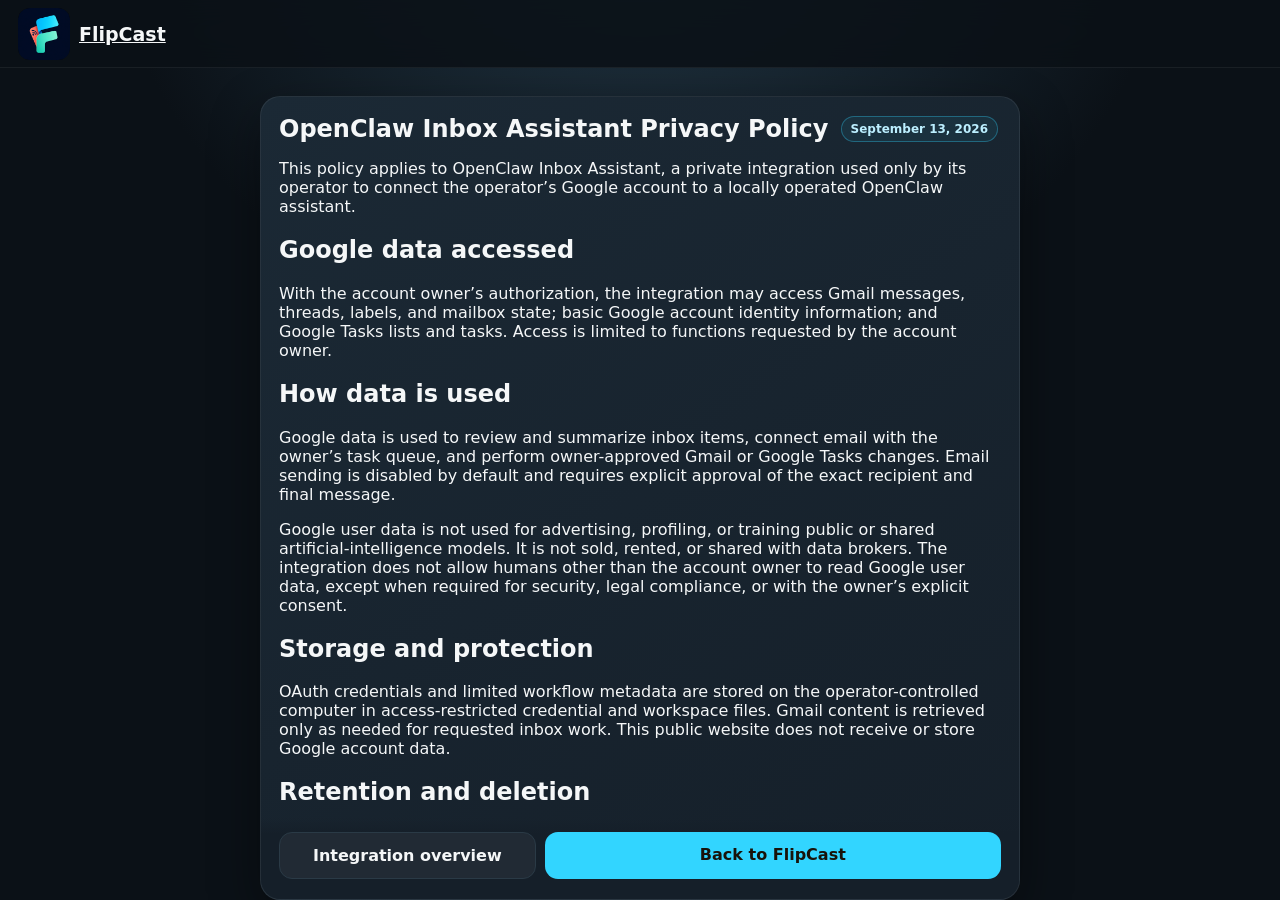
<file: openclaw-inbox-privacy.html>
<!doctype html>
<html lang="en">
<head>
  <meta charset="utf-8">
  <meta name="viewport" content="width=device-width,initial-scale=1,viewport-fit=cover">
  <meta name="theme-color" content="#071536">
  <meta name="description" content="Privacy policy for OpenClaw Inbox Assistant.">
  <title>OpenClaw Inbox Assistant Privacy Policy</title>
  <link rel="icon" href="icon-192.png?v=90" type="image/png">
  <link rel="stylesheet" href="styles.css?v=90">
  <link rel="stylesheet" href="ui-enhancements.css?v=90">
</head>
<body class="privacy-page">
  <header class="topbar">
    <a class="brand" href="./" aria-label="Back to FlipCast"><img class="brand-mark" src="icon-192.png?v=90" alt=""><span>FlipCast</span></a>
  </header>
  <main class="privacy-main">
    <section class="card privacy-card"><div class="privacy-scroll">
      <div class="privacy-heading"><h1>OpenClaw Inbox Assistant Privacy Policy</h1><span class="version-pill">September 13, 2026</span></div>
      <p>This policy applies to OpenClaw Inbox Assistant, a private integration used only by its operator to connect the operator’s Google account to a locally operated OpenClaw assistant.</p>
      <h2>Google data accessed</h2>
      <p>With the account owner’s authorization, the integration may access Gmail messages, threads, labels, and mailbox state; basic Google account identity information; and Google Tasks lists and tasks. Access is limited to functions requested by the account owner.</p>
      <h2>How data is used</h2>
      <p>Google data is used to review and summarize inbox items, connect email with the owner’s task queue, and perform owner-approved Gmail or Google Tasks changes. Email sending is disabled by default and requires explicit approval of the exact recipient and final message.</p>
      <p>Google user data is not used for advertising, profiling, or training public or shared artificial-intelligence models. It is not sold, rented, or shared with data brokers. The integration does not allow humans other than the account owner to read Google user data, except when required for security, legal compliance, or with the owner’s explicit consent.</p>
      <h2>Storage and protection</h2>
      <p>OAuth credentials and limited workflow metadata are stored on the operator-controlled computer in access-restricted credential and workspace files. Gmail content is retrieved only as needed for requested inbox work. This public website does not receive or store Google account data.</p>
      <h2>Retention and deletion</h2>
      <p>Workflow metadata is retained only as long as it remains useful to the owner and may be deleted from the local system at any time. Gmail and Google Tasks remain subject to Google’s own retention controls. The owner can delete or change those items in Google directly.</p>
      <h2>Sharing and transfers</h2>
      <p>Google user data is not transferred to third parties except to service providers necessary to operate the owner-requested assistant functions, under applicable privacy and security protections, or when legally required. Any use and transfer of information received from Google APIs will adhere to the <a href="https://developers.google.com/terms/api-services-user-data-policy" rel="noopener noreferrer">Google API Services User Data Policy</a>, including its Limited Use requirements.</p>
      <h2>Revoking access</h2>
      <p>The account owner can revoke the integration at any time from <a href="https://myaccount.google.com/connections" rel="noopener noreferrer">Google Account third-party connections</a>. Local credentials and retained workflow metadata can then be deleted from the operator-controlled computer.</p>
      <h2>Contact</h2>
      <p>Privacy questions or deletion requests may be sent to <a href="mailto:jml845@gmail.com">jml845@gmail.com</a>.</p>
    </div>
    <div class="privacy-actions"><a class="button ghost" href="openclaw-inbox.html">Integration overview</a><a class="button" href="./">Back to FlipCast</a></div>
    </section>
  </main>
</body>
</html>
</file>
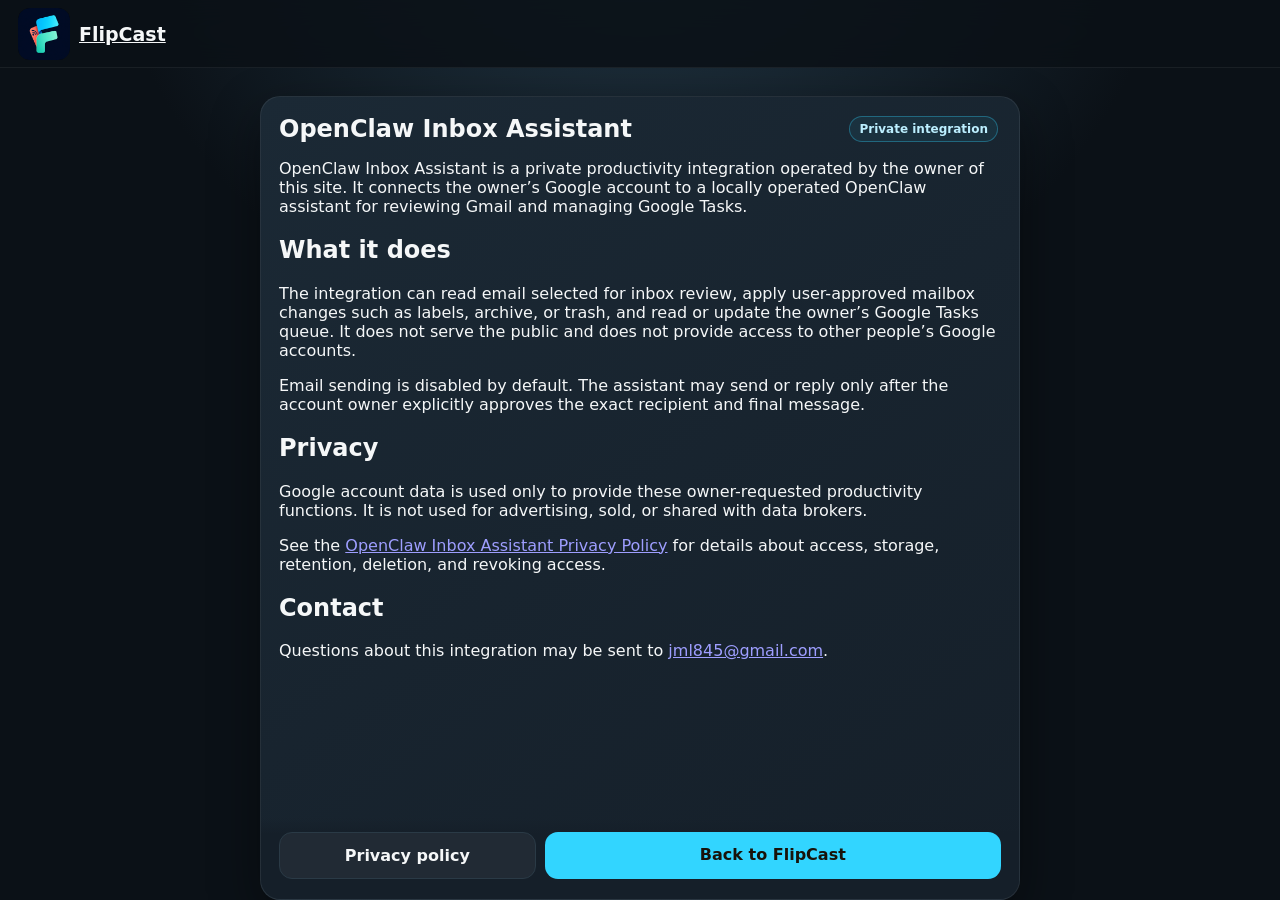
<file: openclaw-inbox.html>
<!doctype html>
<html lang="en">
<head>
  <meta charset="utf-8">
  <meta name="viewport" content="width=device-width,initial-scale=1,viewport-fit=cover">
  <meta name="theme-color" content="#071536">
  <meta name="description" content="Information about OpenClaw Inbox Assistant, a private Gmail and Google Tasks productivity integration.">
  <title>OpenClaw Inbox Assistant</title>
  <link rel="icon" href="icon-192.png?v=90" type="image/png">
  <link rel="stylesheet" href="styles.css?v=90">
  <link rel="stylesheet" href="ui-enhancements.css?v=90">
</head>
<body class="privacy-page">
  <header class="topbar">
    <a class="brand" href="./" aria-label="Back to FlipCast"><img class="brand-mark" src="icon-192.png?v=90" alt=""><span>FlipCast</span></a>
  </header>
  <main class="privacy-main">
    <section class="card privacy-card"><div class="privacy-scroll">
      <div class="privacy-heading"><h1>OpenClaw Inbox Assistant</h1><span class="version-pill">Private integration</span></div>
      <p>OpenClaw Inbox Assistant is a private productivity integration operated by the owner of this site. It connects the owner’s Google account to a locally operated OpenClaw assistant for reviewing Gmail and managing Google Tasks.</p>
      <h2>What it does</h2>
      <p>The integration can read email selected for inbox review, apply user-approved mailbox changes such as labels, archive, or trash, and read or update the owner’s Google Tasks queue. It does not serve the public and does not provide access to other people’s Google accounts.</p>
      <p>Email sending is disabled by default. The assistant may send or reply only after the account owner explicitly approves the exact recipient and final message.</p>
      <h2>Privacy</h2>
      <p>Google account data is used only to provide these owner-requested productivity functions. It is not used for advertising, sold, or shared with data brokers.</p>
      <p>See the <a href="openclaw-inbox-privacy.html">OpenClaw Inbox Assistant Privacy Policy</a> for details about access, storage, retention, deletion, and revoking access.</p>
      <h2>Contact</h2>
      <p>Questions about this integration may be sent to <a href="mailto:jml845@gmail.com">jml845@gmail.com</a>.</p>
    </div>
    <div class="privacy-actions"><a class="button ghost" href="openclaw-inbox-privacy.html">Privacy policy</a><a class="button" href="./">Back to FlipCast</a></div>
    </section>
  </main>
</body>
</html>
</file>
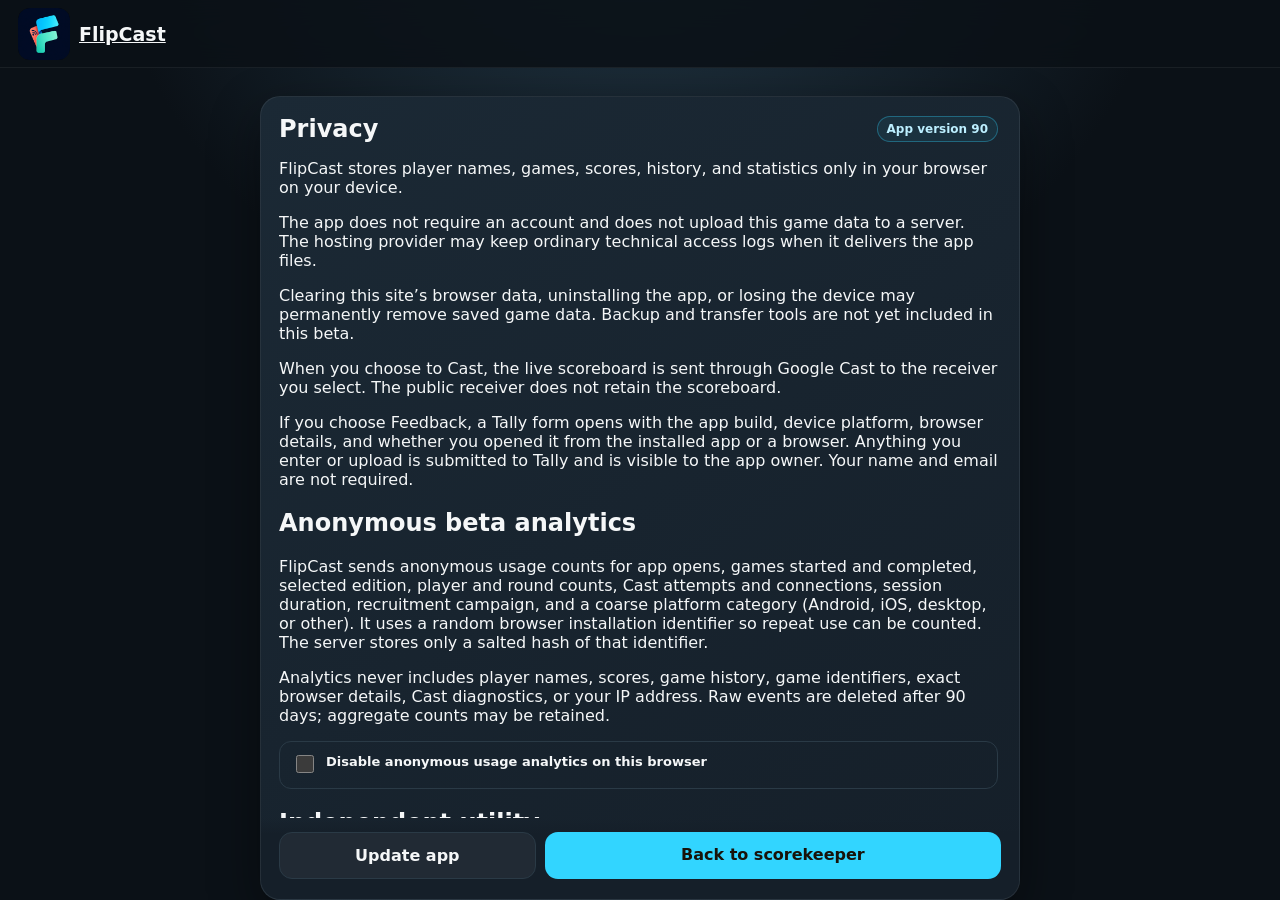
<file: privacy.html>
<!doctype html>
<html lang="en">
<head>
  <meta charset="utf-8">
  <meta name="viewport" content="width=device-width,initial-scale=1,viewport-fit=cover">
  <meta name="theme-color" content="#071536">
  <title>Privacy · FlipCast</title>
  <link rel="icon" href="icon-192.png?v=90" type="image/png">
  <link rel="stylesheet" href="styles.css?v=90">
  <link rel="stylesheet" href="ui-enhancements.css?v=90">
  <script src="analytics.js?v=90"></script>
</head>
<body class="privacy-page">
  <header class="topbar">
    <a class="brand" href="./" aria-label="Back to FlipCast"><img class="brand-mark" src="icon-192.png?v=90" alt=""><span>FlipCast</span></a>
  </header>
  <main class="privacy-main">
    <section class="card privacy-card"><div class="privacy-scroll">
      <div class="privacy-heading"><h1>Privacy</h1><span class="version-pill">App version 90</span></div>
      <p>FlipCast stores player names, games, scores, history, and statistics only in your browser on your device.</p>
      <p>The app does not require an account and does not upload this game data to a server. The hosting provider may keep ordinary technical access logs when it delivers the app files.</p>
      <p>Clearing this site’s browser data, uninstalling the app, or losing the device may permanently remove saved game data. Backup and transfer tools are not yet included in this beta.</p>
      <p>When you choose to Cast, the live scoreboard is sent through Google Cast to the receiver you select. The public receiver does not retain the scoreboard.</p>
      <p>If you choose Feedback, a Tally form opens with the app build, device platform, browser details, and whether you opened it from the installed app or a browser. Anything you enter or upload is submitted to Tally and is visible to the app owner. Your name and email are not required.</p>
      <h2>Anonymous beta analytics</h2>
      <p>FlipCast sends anonymous usage counts for app opens, games started and completed, selected edition, player and round counts, Cast attempts and connections, session duration, recruitment campaign, and a coarse platform category (Android, iOS, desktop, or other). It uses a random browser installation identifier so repeat use can be counted. The server stores only a salted hash of that identifier.</p>
      <p>Analytics never includes player names, scores, game history, game identifiers, exact browser details, Cast diagnostics, or your IP address. Raw events are deleted after 90 days; aggregate counts may be retained.</p>
      <label class="analytics-choice"><input id="analyticsOptOut" type="checkbox"> Disable anonymous usage analytics on this browser</label>
      <h2>Independent utility</h2>
      <p>This is an independent scorekeeping utility. It is not affiliated with, endorsed by, or sponsored by the publishers or trademark owners of any card game or beverage brand. All trademarks belong to their respective owners.</p>
      </div>
      <div class="privacy-actions"><a class="button ghost" href="update.html?v=90">Update app</a><a class="button" href="./">Back to scorekeeper</a></div>
    </section>
  </main>
</body>
</html>
</file>
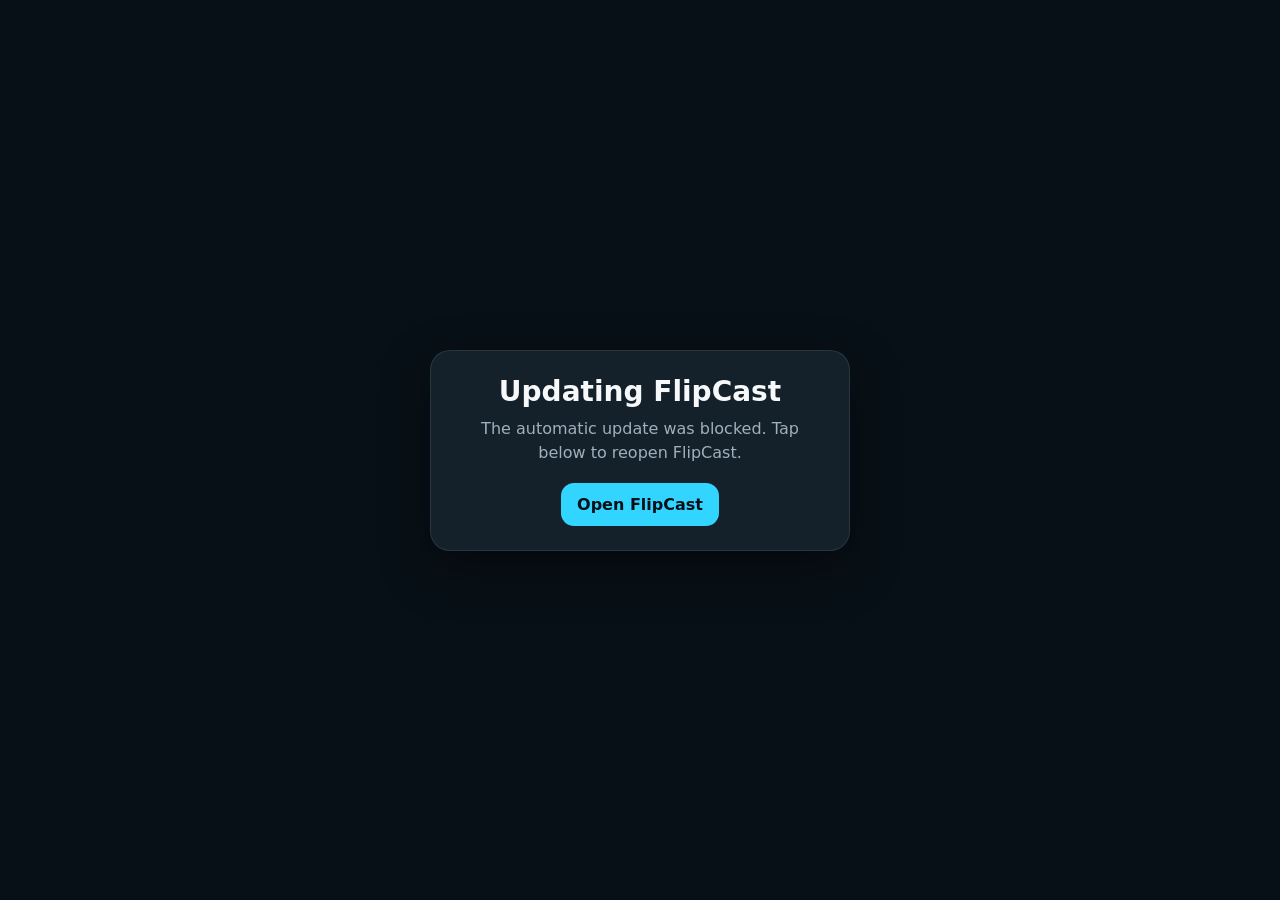
<file: update.html>
<!doctype html>
<html lang="en">
<head>
  <meta charset="utf-8">
  <meta name="viewport" content="width=device-width,initial-scale=1,viewport-fit=cover">
  <meta name="theme-color" content="#071536">
  <title>Updating FlipCast</title>
  <style>
    *{box-sizing:border-box}html,body{height:100%;margin:0}body{display:grid;place-items:center;padding:24px;background:#081017;color:#f6f8f9;font-family:system-ui,-apple-system,sans-serif}.panel{width:min(420px,100%);padding:24px;border:1px solid #ffffff18;border-radius:20px;background:#14212b;text-align:center;box-shadow:0 18px 50px #0007}h1{margin:0 0 9px;font-size:28px}p{margin:0;color:#9fb0bd;line-height:1.5}.spinner{width:38px;height:38px;margin:20px auto;border:4px solid #ffffff1c;border-top-color:#32d5ff;border-radius:50%;animation:spin .8s linear infinite}.button{display:none;margin-top:18px;padding:12px 16px;border:0;border-radius:13px;background:#32d5ff;color:#081017;font:inherit;font-weight:850;text-decoration:none}@keyframes spin{to{transform:rotate(360deg)}}
  </style>
</head>
<body>
  <main class="panel">
    <h1>Updating FlipCast</h1>
    <p id="status">Removing old downloaded app files…</p>
    <div class="spinner" aria-hidden="true"></div>
    <a id="retry" class="button" href="./?updated=82">Open FlipCast</a>
  </main>
  <script>
    (async()=>{
      const status=document.querySelector('#status'),retry=document.querySelector('#retry');
      try{
        if('serviceWorker' in navigator){
          status.textContent='Installing the latest app files…';
          const registration=await navigator.serviceWorker.register('./sw.js?v=90',{updateViaCache:'none'});
          await registration.update();
          const worker=registration.installing||registration.waiting||registration.active;
          if(worker&&worker.state!=='activated'){
            await new Promise((resolve,reject)=>{
              const timeout=setTimeout(()=>reject(new Error('Update activation timed out')),12000);
              worker.addEventListener('statechange',()=>{
                if(worker.state==='installed')worker.postMessage('SKIP_WAITING');
                if(worker.state==='activated'){clearTimeout(timeout);resolve()}
              });
              if(worker.state==='installed')worker.postMessage('SKIP_WAITING');
            });
          }
        }
        status.textContent='Update ready. Opening version 90…';
        location.replace(`./?updated=82&fresh=${Date.now()}`);
      }catch(error){
        status.textContent='The automatic update was blocked. Tap below to reopen FlipCast.';
        document.querySelector('.spinner').style.display='none';
        retry.style.display='inline-block';
      }
    })();
  </script>
</body>
</html>
</file>
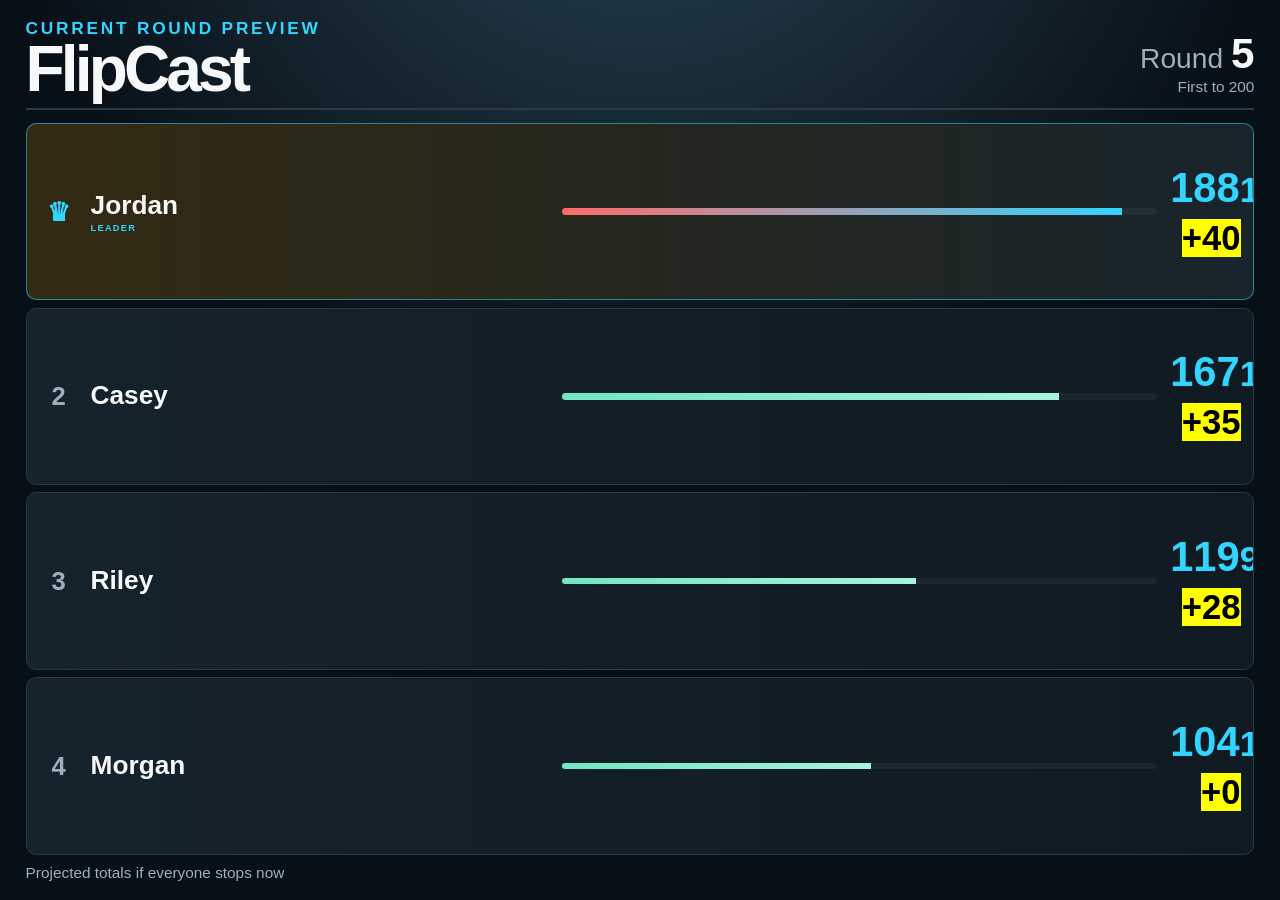
<file: promo/receiver-demo-harness.html>
<!doctype html>
<html>
<head>
  <base href="../cast-receiver/">
  <link rel="stylesheet" href="receiver.css">
</head>
<body>
  <main id="receiver">
    <section id="idle" class="idle"></section>
    <section id="scoreboard" class="scoreboard hidden"></section>
  </main>
  <script>
    window.cast={framework:{CastReceiverContext:{getInstance:()=>({
      addCustomMessageListener:(namespace,listener)=>window.sendCast=listener,
      start:()=>{}
    })}}};
  </script>
  <script src="receiver.js"></script>
  <script>
    const players=[
      {id:'p1',name:'Casey',score:167,banked:132,roundPoints:35,nearVictory:false},
      {id:'p2',name:'Jordan',score:188,banked:148,roundPoints:40,nearVictory:true},
      {id:'p3',name:'Riley',score:119,banked:91,roundPoints:28,flip7:true},
      {id:'p4',name:'Morgan',score:104,banked:104,roundPoints:0,busted:true}
    ];
    const cleanPlayers=()=>players.map(player=>({...player,nearVictory:false,flip7:false,busted:false,frozen:false,hot:false,doubled:false}));
    window.showScore=(updated=false)=>sendCast({data:{
      gameId:'promo-game',status:'active',target:200,round:5,
      completedRounds:4,roundActive:true,
      players:cleanPlayers().map((player,index)=>index===0&&updated?{...player,score:202,roundPoints:70,nearVictory:true}:player)
    }});
    window.showEffect=(effect,index=0)=>sendCast({data:{
      gameId:`promo-${effect}-${Date.now()}`,status:'active',target:200,round:5,
      completedRounds:4,roundActive:true,
      players:cleanPlayers().map((player,i)=>i===index?{...player,[effect]:true}:player)
    }});
    window.showStats=()=>sendCast({data:{status:'stats',totalGames:12,stats:[
      {name:'Casey',games:12,wins:5,winPct:.417,avgScore:181,avgPlace:1.8,streak:2},
      {name:'Jordan',games:12,wins:4,winPct:.333,avgScore:174,avgPlace:2.1,streak:0},
      {name:'Riley',games:9,wins:2,winPct:.222,avgScore:160,avgPlace:2.4,streak:0},
      {name:'Morgan',games:8,wins:1,winPct:.125,avgScore:145,avgPlace:2.8,streak:0}
    ]}});
    showScore(false);
  </script>
</body>
</html>
</file>
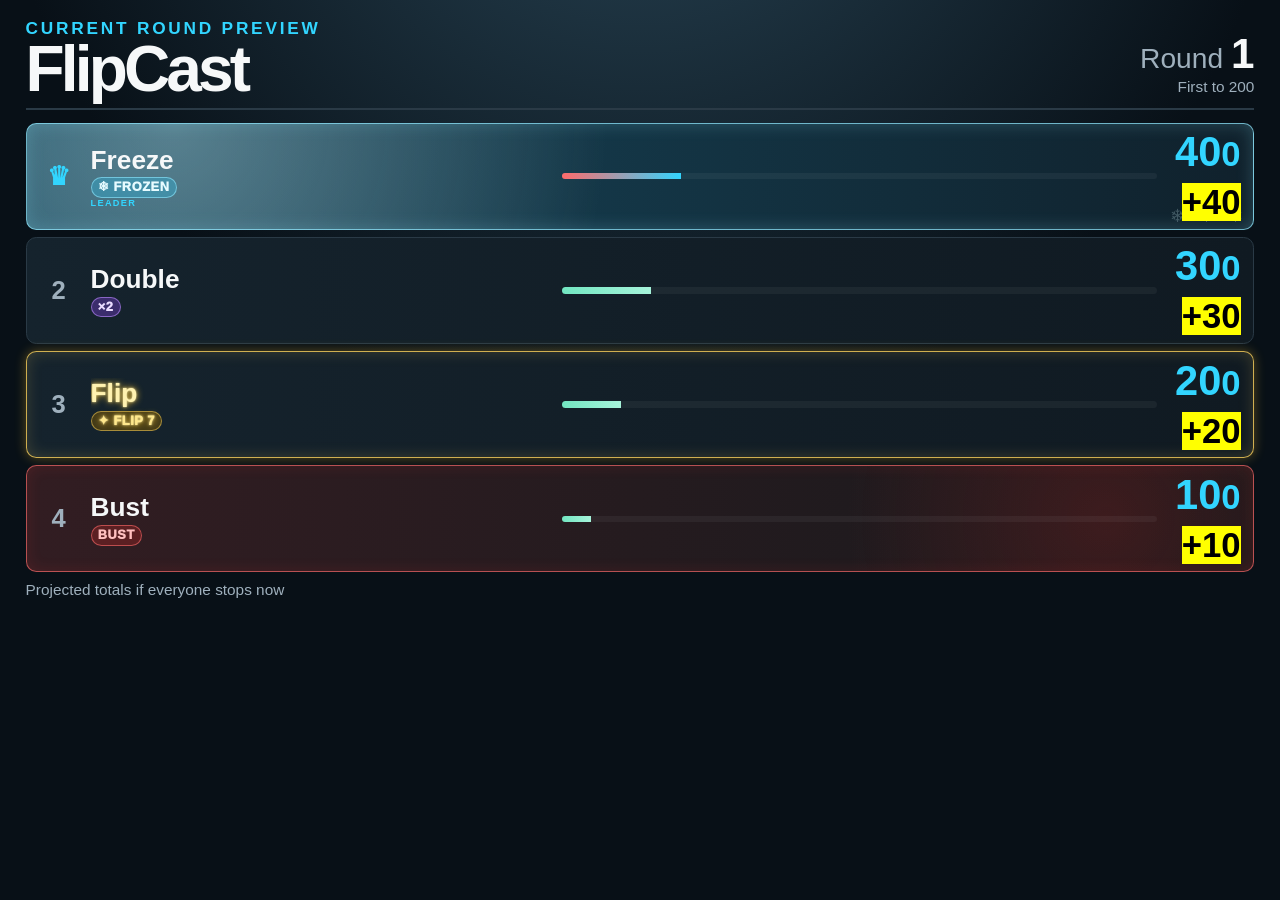
<file: tests/cast-animation-concurrency-harness.html>
<!doctype html><html><head><base href="../cast-receiver/"><link rel="stylesheet" href="receiver.css"></head><body>
<main><section id="idle" class="idle"></section><section id="scoreboard" class="scoreboard hidden"></section></main>
<script>
let maxVideos=0,maxLite=0;
HTMLVideoElement.prototype.requestVideoFrameCallback=function(callback){const video=this;video._testFrames=(video._testFrames||0)+1;return setTimeout(()=>callback(performance.now(),{presentedFrames:video._testFrames}),8)};
HTMLVideoElement.prototype.cancelVideoFrameCallback=function(id){clearTimeout(id)};
HTMLMediaElement.prototype.play=function(){if(this.classList.contains('decoder-primer')){this.dispatchEvent(new Event('playing'));setTimeout(()=>this.dispatchEvent(new Event('ended')),80);return Promise.resolve()}this.dispatchEvent(new Event('playing'));return Promise.resolve()};
new MutationObserver(()=>{maxVideos=Math.max(maxVideos,document.querySelectorAll('.fx-video').length);maxLite=Math.max(maxLite,document.querySelectorAll('.player-fx.lite-effect').length)}).observe(document.documentElement,{subtree:true,childList:true});
window.cast={framework:{CastReceiverContext:{getInstance:()=>({addCustomMessageListener:(namespace,listener)=>window.sendCast=listener,start:()=>{}})}}};
</script><script src="receiver.js"></script><script>
sendCast({data:{gameId:'concurrency',status:'active',target:200,round:1,completedRounds:0,roundActive:true,players:[
{id:'p1',name:'Bust',score:10,banked:0,roundPoints:10,busted:true},
{id:'p2',name:'Flip',score:20,banked:0,roundPoints:20,flip7:true},
{id:'p3',name:'Double',score:30,banked:0,roundPoints:30,doubled:true},
{id:'p4',name:'Freeze',score:40,banked:0,roundPoints:40,frozen:true}
]}});
setTimeout(()=>document.body.dataset.concurrency=`${maxVideos},${maxLite}`,250);
</script></body></html>
</file>
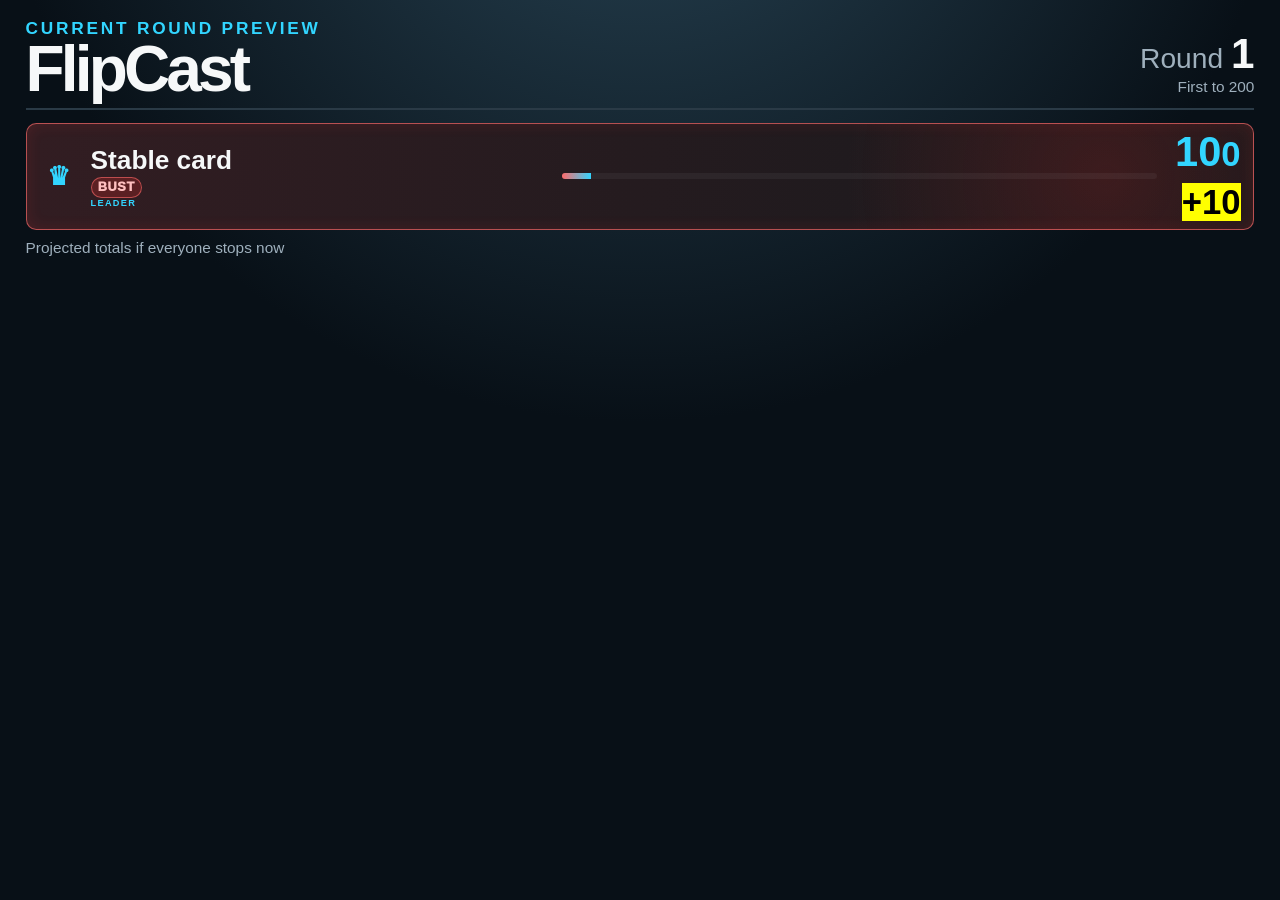
<file: tests/cast-animation-failure-harness.html>
<!doctype html><html><head><base href="../cast-receiver/"><link rel="stylesheet" href="receiver.css"></head><body>
<main><section id="idle" class="idle"></section><section id="scoreboard" class="scoreboard hidden"></section></main>
<script>
let attempts=0;
HTMLVideoElement.prototype.requestVideoFrameCallback=function(callback){const video=this;video._testFrames=(video._testFrames||0)+1;return setTimeout(()=>callback(performance.now(),{presentedFrames:video._testFrames}),8)};
HTMLVideoElement.prototype.cancelVideoFrameCallback=function(id){clearTimeout(id)};
HTMLMediaElement.prototype.play=function(){if(this.classList.contains('decoder-primer')){this.dispatchEvent(new Event('playing'));setTimeout(()=>this.dispatchEvent(new Event('ended')),80);return Promise.resolve()}attempts+=1;return Promise.reject(new Error('decoder rejected'))};
window.cast={framework:{CastReceiverContext:{getInstance:()=>({addCustomMessageListener:(namespace,listener)=>window.sendCast=listener,start:()=>{}})}}};
</script><script src="receiver.js"></script><script>
sendCast({data:{gameId:'failure',status:'active',target:200,round:1,completedRounds:0,roundActive:true,players:[{id:'p1',name:'Stable card',score:10,banked:0,roundPoints:10,busted:true}]}});
setTimeout(()=>document.body.dataset.failure=`${attempts},${document.querySelectorAll('.fx-video').length},${document.querySelectorAll('.player').length}`,700);
</script></body></html>
</file>
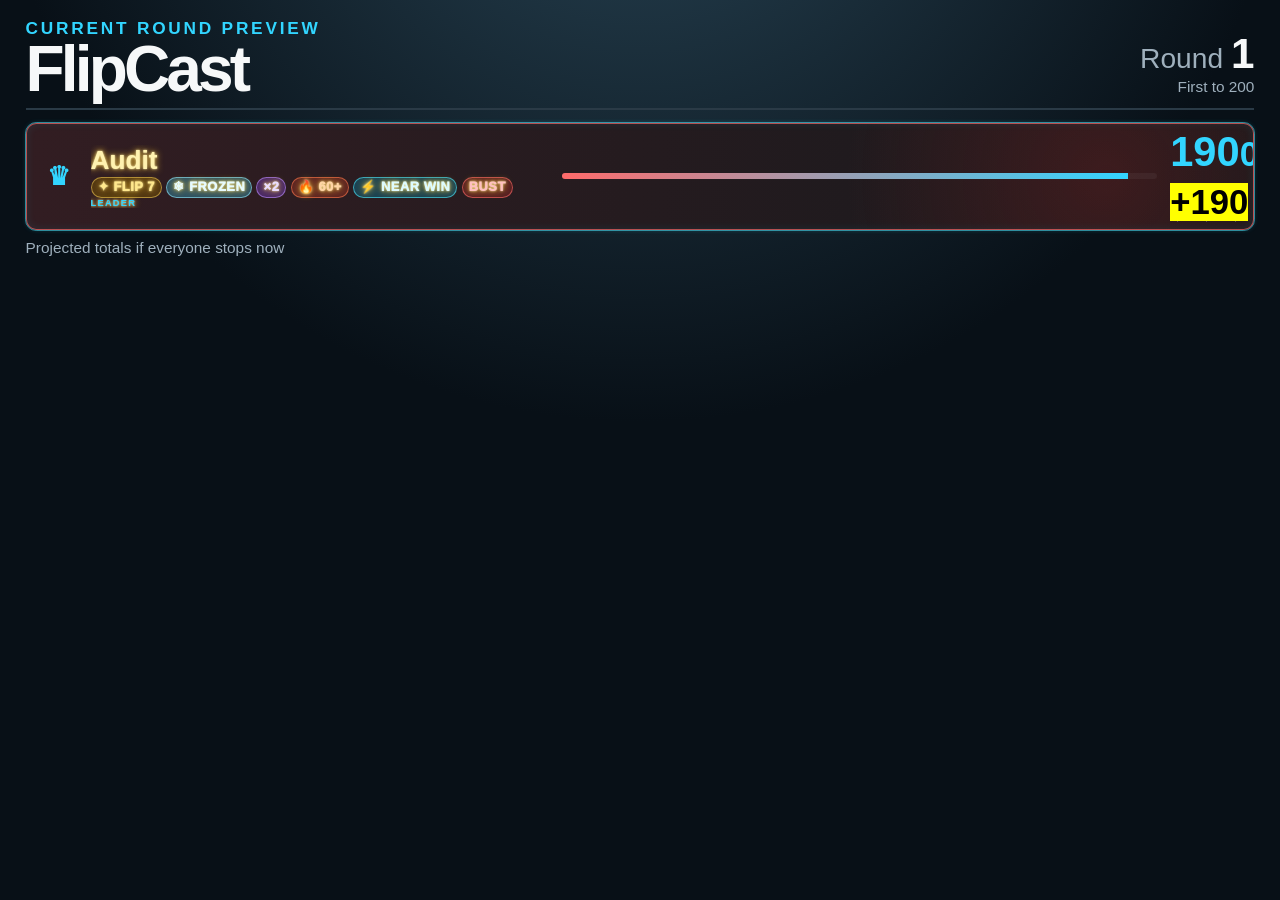
<file: tests/cast-animation-harness.html>
<!doctype html><html><head><base href="../cast-receiver/"><link rel="stylesheet" href="receiver.css"></head><body>
<main><section id="idle" class="idle"></section><section id="scoreboard" class="scoreboard hidden"></section></main>
<script>
const seen=[];let premature=0;
HTMLVideoElement.prototype.requestVideoFrameCallback=function(callback){const video=this;video._testFrames=(video._testFrames||0)+1;Object.defineProperty(video,'currentTime',{configurable:true,value:video._testFrames*.05});return setTimeout(()=>callback(performance.now(),{presentedFrames:video._testFrames}),8)};
HTMLVideoElement.prototype.cancelVideoFrameCallback=function(id){clearTimeout(id)};
HTMLMediaElement.prototype.play=function(){if(this.classList.contains('decoder-primer')){setTimeout(()=>this.dispatchEvent(new Event('playing')),2);setTimeout(()=>this.dispatchEvent(new Event('ended')),80);return Promise.resolve()}if(!seen.includes(this.dataset.effectKey))seen.push(this.dataset.effectKey);setTimeout(()=>{this.dispatchEvent(new Event('playing'));if(this.classList.contains('ready'))premature++},5);setTimeout(()=>this.dispatchEvent(new Event('ended')),30);return Promise.resolve()};
window.cast={framework:{CastReceiverContext:{getInstance:()=>({addCustomMessageListener:(namespace,listener)=>window.sendCast=listener,start:()=>{}})}}};
</script><script src="receiver.js"></script><script>
sendCast({data:{gameId:'audit',status:'active',target:200,round:1,completedRounds:0,roundActive:true,players:[{id:'p1',name:'Audit',score:190,banked:0,roundPoints:190,busted:true,flip7:true,doubled:true,frozen:true,hot:true,nearVictory:true}]}});
setTimeout(()=>document.body.dataset.queue=`${seen.join(',')}|held:${document.querySelectorAll('[data-held-effect-key="p1:electric"]').length}|pre:${document.querySelectorAll('.active-poster').length}|premature:${premature}`,1000);
</script></body></html>
</file>
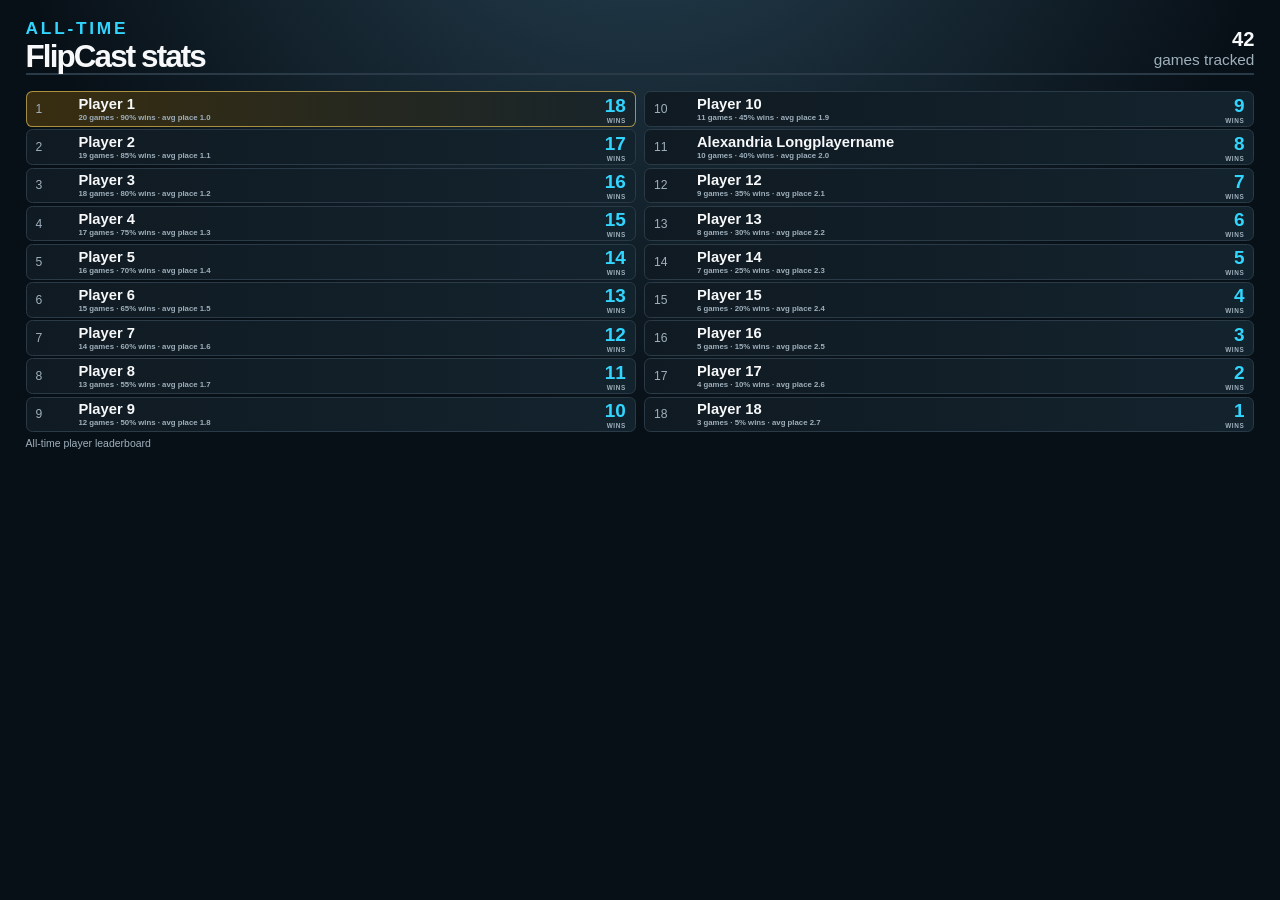
<file: tests/cast-stats-harness.html>
<!doctype html><html><head><base href="../cast-receiver/"><link rel="stylesheet" href="receiver.css"></head><body>
<main><section id="idle" class="idle"></section><section id="scoreboard" class="scoreboard hidden"></section></main>
<script>window.cast={framework:{CastReceiverContext:{getInstance:()=>({addCustomMessageListener:(namespace,listener)=>window.sendCast=listener,start:()=>{}})}}};</script>
<script src="receiver.js"></script><script>
sendCast({data:{status:'stats',totalGames:42,stats:Array.from({length:18},(_,i)=>({name:i===10?'Alexandria Longplayername':`Player ${i+1}`,games:20-i,wins:18-i,winPct:(18-i)/20,avgPlace:1+i/10}))}});
</script></body></html>
</file>
<file: styles.css>
:root{color-scheme:dark;--app-height:100dvh;--bg:#0b1117;--panel:#151f29;--panel2:#1b2935;--ink:#f5f7f8;--muted:#9fb0bd;--yellow:#32d5ff;--green:#72e6c1;--red:#ff6b6b;--line:#2a3a46;--shadow:0 18px 50px #0006;font-family:Inter,ui-rounded,"SF Pro Rounded",system-ui,sans-serif}
html,body{height:var(--app-height)}
*{box-sizing:border-box}html,body{height:100%;overflow:hidden;overscroll-behavior:none}body{margin:0;background:radial-gradient(circle at 50% -20%,#263d4d 0,var(--bg) 44%);color:var(--ink);min-height:100dvh;display:grid;grid-template-rows:auto minmax(0,1fr)}.topbar{height:68px;display:flex;align-items:center;justify-content:space-between;padding:0 max(18px,env(safe-area-inset-right)) 0 max(18px,env(safe-area-inset-left));position:relative;z-index:10;background:#0b1117dd;backdrop-filter:blur(14px);border-bottom:1px solid #ffffff10}.brand{border:0;background:none;color:var(--ink);font-size:19px;font-weight:900;display:flex;align-items:center;gap:9px}.brand-mark{display:block;width:42px;height:42px;border-radius:10px}main{width:min(920px,100%);height:100%;min-height:0;margin:auto;padding:28px 18px max(28px,env(safe-area-inset-bottom));outline:none;overflow-y:auto;overscroll-behavior-y:contain;-webkit-overflow-scrolling:touch}.hero{text-align:center;padding:28px 0 22px}.hero h1{font-size:clamp(38px,10vw,66px);line-height:.94;margin:0 0 10px;letter-spacing:-.055em}.hero h1 span{color:var(--yellow)}.hero-cast-hint{color:var(--yellow);font-size:clamp(20px,5vw,29px);font-weight:950;letter-spacing:-.025em;margin:5px 0 14px}.hero-cast-hint span{display:inline-block;font-size:1.35em;line-height:.7;transform:translateY(-2px) rotate(-6deg);animation:cast-nudge 1.5s ease-in-out infinite alternate}.hero p{color:var(--muted);font-size:17px;margin:auto;max-width:520px}.grid{display:grid;gap:14px}.grid.two{grid-template-columns:repeat(2,minmax(0,1fr))}.card{background:linear-gradient(145deg,var(--panel2),var(--panel));border:1px solid #ffffff12;border-radius:20px;padding:18px;box-shadow:var(--shadow)}.home-action{text-align:left;min-height:130px;border:0;color:var(--ink);cursor:pointer}.home-action strong{display:block;font-size:22px;margin-bottom:7px}.home-action span{color:var(--muted)}.home-action.primary{background:linear-gradient(145deg,#32d5ff,#168fce);color:#15100a}.home-action.primary span{color:#49370f}.section-head{display:flex;align-items:center;justify-content:space-between;gap:12px;margin:12px 0 14px}.section-head h1,.section-head h2{margin:0}.button{border:0;border-radius:13px;padding:13px 17px;background:var(--yellow);color:#18130a;font:inherit;font-weight:850;cursor:pointer}.button:disabled{opacity:.4;cursor:not-allowed}.button.ghost{background:#ffffff0d;color:var(--ink);border:1px solid var(--line)}.button.danger{background:var(--red);color:#240707}.button.small{padding:8px 12px;font-size:14px}.button.full{width:100%}.hidden{display:none!important}label{display:block;color:var(--muted);font-size:13px;font-weight:750;margin-bottom:7px}input,select{width:100%;border:1px solid var(--line);background:#0c151c;color:var(--ink);border-radius:13px;padding:13px;font:inherit;outline:none}input:focus{border-color:var(--yellow)}.field{margin-bottom:16px}.player-pick{display:flex;align-items:center;gap:12px;padding:12px 0;border-bottom:1px solid var(--line)}.player-pick input{width:22px;height:22px;accent-color:var(--yellow)}.player-pick label{margin:0;color:var(--ink);font-size:16px;flex:1}.inline-form{display:flex;gap:8px}.inline-form input{flex:1}.scoreboard{display:grid;gap:8px}.score-row{display:grid;grid-template-columns:38px 1fr auto;align-items:center;gap:10px;background:var(--panel);border:1px solid var(--line);border-radius:14px;padding:11px 14px}.rank{font-size:13px;color:var(--muted)}.score-row strong{font-size:18px}.score-row .total{font-size:24px;font-weight:950;color:var(--yellow)}.progress{grid-column:2/-1;height:5px;background:#ffffff0c;border-radius:9px;overflow:hidden}.progress span{display:block;height:100%;background:var(--green)}.round-banner{text-align:center;color:var(--muted);margin:8px 0 18px}.score-card{margin-bottom:12px}.score-card-head{display:flex;justify-content:space-between;align-items:center;margin-bottom:13px}.score-card-head h3{margin:0;font-size:20px}.score-value{font-size:26px;color:var(--yellow);font-weight:950}.mode-tabs{display:flex;padding:4px;background:#0c151c;border-radius:13px;margin-bottom:18px}.mode-tabs button{flex:1;border:0;border-radius:10px;padding:10px;background:none;color:var(--muted);font:inherit;font-weight:800}.mode-tabs button.active{background:var(--panel2);color:var(--ink)}.number-grid{display:grid;grid-template-columns:repeat(7,1fr);gap:7px}.chip{border:1px solid var(--line);background:#0c151c;color:var(--ink);border-radius:10px;min-height:42px;font:inherit;font-weight:800}.chip.active{background:var(--yellow);color:#17120a;border-color:var(--yellow)}.specials{display:flex;flex-wrap:wrap;gap:8px;margin-top:12px}.specials .chip{padding:8px 12px}.chip.bust.active{background:var(--red);border-color:var(--red)}.game-actions{display:flex;gap:9px;position:sticky;bottom:12px;padding:10px;background:#0b1117e8;backdrop-filter:blur(12px);border-radius:17px;margin-top:16px}.game-actions .button{flex:1}.history-row,.stat-row{display:grid;grid-template-columns:1fr auto;gap:6px;padding:14px 0;border-bottom:1px solid var(--line)}.history-row p,.stat-row p{margin:3px 0;color:var(--muted);font-size:13px}.stat-number{font-size:24px;font-weight:950;color:var(--yellow);text-align:right}.pill{display:inline-block;border-radius:999px;padding:4px 8px;background:#72e6c122;color:#63e1c4;font-size:12px;font-weight:800}.empty{text-align:center;color:var(--muted);padding:45px 15px}.toast{position:fixed;bottom:24px;left:50%;transform:translate(-50%,140%);background:#f4f6f7;color:#111;padding:12px 18px;border-radius:12px;font-weight:750;z-index:50;transition:.25s;box-shadow:var(--shadow)}.toast.show{transform:translate(-50%,0)}dialog{border:1px solid var(--line);border-radius:20px;background:var(--panel);color:var(--ink);max-width:390px;width:calc(100% - 36px);box-shadow:var(--shadow)}dialog::backdrop{background:#000a}.dialog-actions{display:flex;justify-content:flex-end;gap:8px;margin-top:22px}.notice{border-left:4px solid var(--yellow);padding:12px 14px;background:#32d5ff12;border-radius:8px;margin:12px 0;color:#bcefff}.winner{text-align:center;padding:28px}.winner .trophy{font-size:60px}.winner h2{font-size:34px;margin:4px}.subtle{color:var(--muted)}@keyframes cast-nudge{to{transform:translate(5px,-7px) rotate(-2deg)}}
@media(max-width:560px){main{padding-left:13px;padding-right:13px}.grid.two{grid-template-columns:1fr}.home-action{min-height:105px}.number-grid{grid-template-columns:repeat(5,1fr)}.topbar{height:60px}.brand-mark{width:36px;height:36px}.card{padding:15px}}
.topbar .brand-mark{width:52px;height:52px;border-radius:12px}
@media(max-width:560px){.topbar .brand-mark{width:46px;height:46px;border-radius:11px}}
.cast-launcher.cast-connecting{color:var(--yellow);opacity:1;animation:cast-connecting-pulse .8s ease-in-out infinite alternate;pointer-events:none}
@keyframes cast-connecting-pulse{to{transform:scale(1.12);filter:drop-shadow(0 0 9px #32d5ffaa)}}
html,body{height:var(--app-height)}
.cast-launcher{display:grid;place-items:center;width:36px;height:36px;padding:6px;vertical-align:middle;margin-right:5px;border:0;border-radius:9px;background:transparent;color:var(--ink);--disconnected-color:var(--ink);--connected-color:var(--yellow);cursor:pointer;transition:opacity .2s,color .2s,background .2s,filter .2s}.cast-launcher svg{width:100%;height:100%;fill:currentColor}.cast-launcher:focus-visible{outline:2px solid var(--yellow);outline-offset:2px}.cast-launcher:active{background:#ffffff12}.cast-connected .cast-launcher{color:var(--yellow);opacity:1;filter:drop-shadow(0 0 7px #32d5ff77)}
.cast-help-button{height:30px;padding:0 10px;border:1px solid var(--line);border-radius:999px;background:#ffffff0a;color:var(--muted);font:800 12px/1 system-ui;cursor:pointer;white-space:nowrap}.cast-help-button:focus-visible{outline:2px solid var(--yellow);outline-offset:2px}.cast-help-dialog{max-width:520px}.cast-help-dialog h2{margin-top:0}.cast-diagnostics{display:grid;grid-template-columns:auto 1fr;gap:6px 14px;margin:14px 0;padding:12px;border-radius:12px;background:#0c151c}.cast-diagnostics>div{display:contents}.cast-diagnostics dt{color:var(--muted)}.cast-diagnostics dd{margin:0;font-weight:800;overflow-wrap:anywhere}.cast-help-copy{color:var(--muted);font-size:14px}.cast-help-copy strong{color:var(--ink)}.cast-help-copy ul{padding-left:20px}.cast-help-actions{flex-wrap:wrap}.cast-help-actions .button{flex:1;white-space:nowrap}
.mobile-break{display:none}.beta-pill,.beta-kicker{display:inline-block;color:var(--yellow);font-size:11px;font-weight:950;letter-spacing:.14em}.beta-pill{margin-bottom:14px;padding:7px 10px;border:1px solid #ffd84d55;border-radius:999px;background:#ffd84d0d}.beta-invite{display:grid;grid-template-columns:minmax(0,1.35fr) minmax(190px,.65fr);min-width:0;gap:14px 24px;margin:0 0 18px;border-color:#32d5ff55;background:linear-gradient(145deg,#132a3c,#111820);overflow:hidden}.beta-invite>*{min-width:0}.beta-invite strong{display:block;margin:5px 0 6px;font-size:24px}.beta-invite p{margin:0;color:var(--muted);line-height:1.45;overflow-wrap:anywhere}.beta-invite ol{margin:3px 0;padding-left:23px;color:var(--ink);font-weight:800}.beta-invite li{padding:3px 0}.beta-actions{grid-column:1/-1;display:flex;gap:9px}.beta-actions .button{flex:1;min-width:0;text-align:center;text-decoration:none}.beta-invite .device-note{grid-column:1/-1;padding-top:12px;border-top:1px solid var(--line);font-size:12px}.device-note b{color:var(--ink)}
@media(max-width:560px){.mobile-break{display:block}.beta-invite{grid-template-columns:1fr}.beta-invite ol,.beta-actions,.beta-invite .device-note{grid-column:1}.beta-actions{flex-direction:column}.hero{padding-top:18px}.hero h1{font-size:clamp(34px,10.5vw,48px)}}
.tv-view{min-height:calc(100vh - 168px)}.tv-head{display:flex;align-items:flex-end;justify-content:space-between;border-bottom:2px solid var(--line);padding:8px 0 22px;margin-bottom:22px}.tv-head h1{font-size:clamp(42px,8vw,78px);line-height:.85;margin:6px 0 0;letter-spacing:-.06em}.tv-kicker{color:var(--yellow);font-weight:950;letter-spacing:.18em}.tv-round{text-align:right;font-size:clamp(20px,4vw,34px);color:var(--muted)}.tv-round strong{color:var(--ink);font-size:1.55em}.tv-round small{display:block;font-size:14px;margin-top:4px}.tv-board{display:grid;grid-template-columns:repeat(var(--tv-cols),minmax(0,1fr));grid-template-rows:repeat(var(--tv-rows),minmax(0,1fr));gap:clamp(5px,1vh,12px);min-height:0}.tv-player{display:grid;grid-template-columns:clamp(38px,4vw,64px) minmax(100px,1fr) minmax(110px,2fr) clamp(68px,8vw,100px);align-items:center;gap:clamp(8px,1.4vw,18px);background:linear-gradient(90deg,#15212b,#111a22);border:1px solid var(--line);border-radius:clamp(10px,1.4vw,18px);padding:clamp(6px,1.2vh,14px) clamp(10px,1.4vw,20px);min-height:0;overflow:hidden}.tv-player.leader{border-color:#32d5ff88;background:linear-gradient(90deg,#332a12,#17242b)}.tv-rank{font-size:clamp(20px,2.5vw,30px);color:var(--muted);font-weight:950;text-align:center}.tv-player.leader .tv-rank{color:var(--yellow)}.tv-name{font-size:clamp(18px,2.5vw,38px);font-weight:950;overflow:hidden;text-overflow:ellipsis;white-space:nowrap}.tv-name span{display:block;font-size:9px;color:var(--yellow);letter-spacing:.18em;margin-top:1px}.tv-track{height:clamp(7px,1.2vh,14px);border-radius:20px;background:#ffffff0c;overflow:hidden}.tv-track i{display:block;height:100%;border-radius:inherit;background:linear-gradient(90deg,var(--green),#a6f3da);transition:width .5s}.tv-player.leader .tv-track i{background:linear-gradient(90deg,#ff6b6b,var(--yellow))}.tv-score{font-size:clamp(28px,4.5vw,60px);font-weight:950;text-align:right;color:var(--yellow)}.tv-dense .tv-name{font-size:clamp(16px,2vw,30px)}.tv-dense .tv-score{font-size:clamp(25px,3.4vw,48px)}.tv-dense .tv-player{grid-template-columns:clamp(30px,3vw,48px) minmax(90px,1fr) minmax(70px,1.25fr) clamp(60px,6vw,86px)}.tv-foot{display:flex;justify-content:space-between;align-items:center;color:var(--muted);padding:clamp(8px,1.6vh,22px) 2px}.tv-view~*{display:none}@media(min-aspect-ratio:4/3){body:has(.tv-view){overflow:hidden}body:has(.tv-view) .topbar{display:none}body:has(.tv-view) main{width:100vw;height:100vh;max-width:none;padding:clamp(12px,2vh,26px) clamp(16px,2vw,38px)}.tv-view{height:100%;min-height:0;display:grid;grid-template-rows:auto minmax(0,1fr) auto}.tv-head{padding:0 0 clamp(8px,1.5vh,18px);margin-bottom:clamp(8px,1.5vh,18px)}.tv-head h1{font-size:clamp(38px,5.5vw,72px)}.tv-foot .button{padding:8px 12px}}@media(max-width:700px) and (orientation:portrait){.tv-board{grid-template-columns:1fr;grid-template-rows:none}.tv-player{grid-template-columns:38px 1fr 72px;gap:8px;padding:10px 12px;min-height:68px}.tv-track{grid-column:2/-1;grid-row:2}.tv-score{font-size:32px}.tv-name{font-size:22px}.tv-head{align-items:center}.tv-head h1{font-size:42px}.tv-kicker{font-size:10px}.tv-round{font-size:16px}.tv-foot{font-size:12px}}
</file>
<file: ui-enhancements.css>
:root { --dock-bottom-padding:max(20px,env(safe-area-inset-bottom)) }
.topbar-actions { display:flex; align-items:center; gap:9px }
.topbar-actions .cast-launcher { width:38px; height:38px; margin:0 }
.hero { position:relative }
.hero-cast-hint { position:relative; color:var(--ink)!important }
.hero-cast-pointer { position:fixed; top:74px; right:68px; z-index:13; width:max-content; color:var(--yellow); font-size:12px; font-weight:950; letter-spacing:.03em; pointer-events:none; filter:drop-shadow(0 0 5px #071536); animation:cast-overlay-hide .01s 2.8s forwards }
.cast-arrow-overlay { position:fixed; inset:0; z-index:12; width:100vw; height:100dvh; overflow:visible; pointer-events:none; filter:drop-shadow(0 0 5px #32d5ff77); animation:cast-overlay-hide .01s 2.8s forwards }
.cast-arrow-overlay path,.cast-arrow-overlay polyline { fill:none; stroke:var(--yellow); stroke-width:3.5; vector-effect:non-scaling-stroke; stroke-linecap:round; stroke-linejoin:round }
.cast-arrow-overlay path { stroke-dasharray:1; stroke-dashoffset:1; animation:cast-arrow-draw 2.6s ease-in-out 1 }
.cast-arrow-overlay polyline { opacity:0; animation:cast-arrow-head 2.6s ease-in-out 1 }
@keyframes cast-arrow-draw { 0%,8%{stroke-dashoffset:1} 76%,100%{stroke-dashoffset:0} }
@keyframes cast-arrow-head { 0%,74%{opacity:0} 80%,100%{opacity:1} }
@keyframes cast-overlay-hide { to{visibility:hidden;opacity:0} }
.setup-page-shell { height:100%; min-height:0; display:grid; grid-template-rows:auto minmax(0,1fr) }
.setup-card { min-height:0; display:flex; flex-direction:column; max-height:none; padding-bottom:0; overflow:hidden }
.setup-player-list { flex:1 1 auto; min-height:120px; overflow-y:auto; overscroll-behavior:contain; scrollbar-gutter:stable; padding-right:4px }
.setup-add-player { flex:0 0 auto; padding-top:12px; background:var(--panel) }
.setup-start-bar { flex:0 0 auto; z-index:3; margin:0 -18px; padding:12px 18px var(--dock-bottom-padding); background:linear-gradient(180deg,#151f2900,#151f29 18%); border-radius:0 0 20px 20px }
@media(max-width:600px){main:has(.setup-page-shell){height:100%;padding-top:14px;padding-bottom:0;overflow:hidden}.setup-head{margin-top:0}.setup-player-list{min-height:0}}
.score-card.collapsed .score-card-head { margin-bottom:9px }
.score-entry-shell { display:flex; flex-direction:column; min-height:0; max-height:calc(100dvh - 120px); overflow:hidden }
.score-entry-head { flex:0 0 auto }
.score-entry-shell .mode-tabs { flex:0 0 auto; margin-bottom:10px }
.score-player-list { flex:1 1 auto; min-height:120px; overflow-y:auto; overscroll-behavior:contain; scrollbar-gutter:stable; padding:2px 4px 2px 0 }
.score-save-bar { flex:0 0 auto; display:flex; gap:9px; z-index:3; padding:12px 0 var(--dock-bottom-padding); background:linear-gradient(180deg,#0b111700,#0b1117 18%) }
.score-save-bar .button { flex:1 }
.score-player-list .score-card { padding:12px 14px; margin-bottom:8px; border-radius:16px }
.score-player-list .score-card { position:relative; isolation:isolate; overflow:hidden; transition:border-color .25s,box-shadow .25s,background .25s }
.score-card>*:not(.score-card-fx) { position:relative; z-index:2 }
.score-row.hot-next-round { position:relative; isolation:isolate; overflow:hidden; border-color:#ff784f88 }
.score-row.hot-next-round>*:not(.score-card-fx) { position:relative; z-index:2 }
.score-row.hot-next-round .score-card-fx { z-index:1 }
.round-hot-badge { display:block; width:max-content; margin-top:3px; padding:2px 6px; border:1px solid #ff784f88; border-radius:999px; color:#ffd3a8; background:#a733224d; font-size:9px; font-weight:900; letter-spacing:.05em; text-transform:uppercase }
.score-card-fx { position:absolute; inset:0; z-index:1; overflow:hidden; border-radius:inherit; pointer-events:none }
.score-card-fx>span,.score-card-fx>svg { position:absolute; inset:0 }
.fx-sprite { position:absolute; inset:0; background-repeat:no-repeat; background-size:100% 100%; transform:translateZ(0); contain:paint }
.fx-sprite::before,.fx-sprite::after { content:""; position:absolute; inset:0; background-repeat:no-repeat; background-size:100% 100%; pointer-events:none }
.fx-fire { background-image:url("assets/fire-v3.webp"); opacity:.9; animation:round-fire-fade 5s linear forwards }
.fx-fire::before { background:radial-gradient(ellipse at 18% 82%,#fff5b866,transparent 14%),radial-gradient(ellipse at 68% 78%,#ffd36b52,transparent 16%); animation:fire-local-left .72s steps(3,end) infinite }
.fx-fire::after { background:radial-gradient(ellipse at 42% 86%,#fff3ad50,transparent 13%),radial-gradient(ellipse at 88% 80%,#ffbe4750,transparent 15%); animation:fire-local-right .91s steps(4,end) infinite }
.fx-frost-art { background-image:url("assets/frost-v3.webp"); opacity:.84 }
.fx-frost-art::before { background:linear-gradient(110deg,transparent 38%,#efffff55 46%,transparent 54%); opacity:.42; transform:translateX(-75%); animation:frost-specular 4.8s ease-in-out infinite }
.fx-frost-art::after { inset:auto -8% -18% -8%; height:46%; background:radial-gradient(ellipse at 28% 50%,#b8efff16,transparent 42%),radial-gradient(ellipse at 72% 58%,#d9f8ff12,transparent 40%); animation:frost-mist 7s ease-in-out infinite alternate }
.fx-electric-art { opacity:.9 }
.fx-electric-art::before { background-image:url("assets/electric-v3a.webp"); opacity:0; animation:electric-burst-a 4.7s linear infinite }
.fx-electric-art::after { background-image:url("assets/electric-v3b.webp"); opacity:0; animation:electric-burst-b 4.7s linear infinite }
.fx-flip-cards { perspective:180px; background:radial-gradient(ellipse at 34% 28%,#ffd95a38,transparent 46%) }
.fx-flip-cards i { position:absolute; left:calc(8% + var(--i) * 8.5%); top:7px; width:15px; height:21px; border:1px solid #ffe684; border-radius:3px; background:linear-gradient(145deg,#fff4b0,#d9a51c 58%,#76500c); box-shadow:0 0 5px #ffe477,0 0 12px #ffc62966; transform-style:preserve-3d; animation:visible-card-flip 2.25s cubic-bezier(.45,0,.2,1) infinite; animation-delay:calc(var(--i) * .13s) }
.fx-flip-cards i::after { content:"7"; position:absolute; inset:0; display:grid; place-items:center; color:#533800; font-size:10px; font-weight:1000 }
.score-player-list .score-card-head { margin-bottom:7px }
.score-player-list .score-card-head h3 { font-size:18px }
.score-player-list .score-card-head>div { min-width:0 }
.score-player-list .score-value { font-size:23px; line-height:1 }
.score-player-list .compact-score-actions { gap:7px }
.score-player-list .quick-score { padding:10px 12px }
.score-player-list .calculator-controls { margin-top:10px }
.score-player-list .specials { margin-top:9px }
@media(max-width:600px){main:has(.score-entry-shell,.game-shell){height:100%;min-height:0;padding-top:10px;padding-bottom:0;overflow:hidden}.score-entry-shell{height:100%;min-height:0;max-height:100%}.score-entry-head{margin:0 0 9px}.score-entry-head h1{font-size:26px}.score-entry-head .subtle{font-size:12px}.score-player-list .chip{min-height:40px}}
.score-card-error { border-color:var(--red)!important; box-shadow:0 0 0 2px #ff6b6b55,0 18px 50px #0006!important; background:linear-gradient(145deg,#382027,var(--panel))!important }
.score-required { display:none; margin:9px 0 0; color:#ff9a9a; font-size:13px; font-weight:850 }
.score-card-error .score-required { display:block }
.compact-score-actions { display:flex; gap:9px; align-items:center }
.compact-score-actions>* { flex:1 }
.calculator-controls { margin-top:14px }
.score-effects { display:flex; flex-wrap:wrap; gap:4px; min-height:0; margin-top:4px }
.effect-badge { display:inline-block; padding:2px 6px; border-radius:999px; font-size:9px; font-weight:950; letter-spacing:.08em }
.effect-badge.gold { color:#ffe88c; background:#7a570055; border:1px solid #ffd45a88 }
.effect-badge.ice { color:#dffaff; background:#2fbce833; border:1px solid #91eaff99 }
.effect-badge.fire { color:#ffd2a1; background:#c33b253d; border:1px solid #ff784f99 }
.effect-badge.double { color:#eadcff; background:#763dcc44; border:1px solid #bd8cff99 }
.effect-badge.electric { color:#d8fbff; background:#087f9d44; border:1px solid #4ee9ff99 }
.chip.frozen.active { color:#061722; background:linear-gradient(135deg,#e9fbff,#6dddf5); border-color:#bdf5ff; box-shadow:0 0 14px #65dcff77 }
.score-card.effect-flip7 { border-color:#ffd45aaa; box-shadow:0 0 0 1px #ffd45a44,0 0 24px #ffca3a33,var(--shadow); animation:score-gold-aura 1.8s ease-in-out infinite alternate }
.score-card.effect-flip7 .score-card-head h3 { color:#fff2b0; text-shadow:0 0 5px #ffe784,0 0 15px #ffc62f }
.score-card.effect-frozen { background:radial-gradient(circle at 15% 0,#dffaff30,transparent 42%),linear-gradient(145deg,#17425a,var(--panel)); border-color:#8deaffaa }
.score-card.effect-frozen::after { content:"❄  ·  ❅  ·  ❄"; position:absolute; right:12px; bottom:7px; color:#bcefff35; font-size:16px; letter-spacing:5px; z-index:-1; animation:frost-drift 3.2s ease-in-out infinite alternate }
.score-card.effect-hot { outline:1px solid #ff6d3e88; background:radial-gradient(ellipse at 50% 115%,#ff4d003d,transparent 55%),linear-gradient(145deg,var(--panel2),var(--panel)); animation:score-fire-aura 1.15s ease-in-out infinite alternate }
.score-card.effect-near { outline:1px solid #4ee9ff88; box-shadow:inset 0 0 10px #24dfff14,0 0 7px #24dfff2e,var(--shadow) }
.score-card-fx .fx-near-electric { opacity:1; filter:saturate(.82) contrast(1.1) drop-shadow(0 0 4px #4ee9ff); -webkit-mask-image:linear-gradient(#000 0 0),linear-gradient(#000 0 0),linear-gradient(#000 0 0),linear-gradient(#000 0 0); -webkit-mask-size:100% 12px,100% 12px,12px 100%,12px 100%; -webkit-mask-position:top,bottom,left,right; -webkit-mask-repeat:no-repeat; mask-image:linear-gradient(#000 0 0),linear-gradient(#000 0 0),linear-gradient(#000 0 0),linear-gradient(#000 0 0); mask-size:100% 12px,100% 12px,12px 100%,12px 100%; mask-position:top,bottom,left,right; mask-repeat:no-repeat }
.score-card-fx .fx-near-electric::before,.score-card-fx .fx-near-electric::after { animation-duration:3.7s }
.score-card.effect-double-pulse { animation:score-double-pulse .8s cubic-bezier(.2,.75,.2,1) 1 }
@keyframes score-gold-aura { to { box-shadow:0 0 0 1px #ffe37a88,0 0 34px #ffc62e70,var(--shadow) } }
@keyframes frost-drift { to { transform:translate(-8px,-3px); opacity:.75 } }
@keyframes score-fire-aura { to { filter:drop-shadow(0 0 8px #ff5a30aa); outline-color:#ffb24fbb } }
@keyframes score-double-pulse { 0%{transform:scale(1);box-shadow:0 0 0 0 #a970ff99,var(--shadow)} 45%{transform:scale(1.015);box-shadow:0 0 0 8px #a970ff22,0 0 28px #9a5cff99,var(--shadow)} 100%{transform:scale(1);box-shadow:0 0 0 16px #a970ff00,var(--shadow)} }
@keyframes visible-card-flip { 0%,16%,100%{transform:translateY(8px) rotateY(0) scale(.82);opacity:.18} 38%{transform:translateY(0) rotateY(180deg) scale(1);opacity:.95} 62%{transform:translateY(0) rotateY(360deg) scale(1);opacity:.95} 82%{transform:translateY(8px) rotateY(360deg) scale(.82);opacity:.18} }
@keyframes round-fire-fade { 0%,58%{opacity:1} 100%{opacity:0} }
@keyframes fire-local-left { 0%,100%{opacity:.12;transform:translate3d(0,1px,0)} 33%{opacity:.56;transform:translate3d(1px,-1px,0)} 67%{opacity:.28;transform:translate3d(-1px,0,0)} }
@keyframes fire-local-right { 0%,100%{opacity:.42;transform:translate3d(0,0,0)} 25%{opacity:.16;transform:translate3d(-1px,-1px,0)} 50%{opacity:.52;transform:translate3d(1px,0,0)} 75%{opacity:.24;transform:translate3d(0,1px,0)} }
@keyframes frost-specular { 0%,14%{transform:translateX(-75%);opacity:0} 24%{opacity:.42} 47%,100%{transform:translateX(75%);opacity:0} }
@keyframes frost-mist { to{transform:translate3d(2.5%,1px,0);opacity:.55} }
@keyframes electric-burst-a { 0%,8%,12%,16%,49%,54%,58%,100%{opacity:0} 9%,11%{opacity:.98} 13%{opacity:.32} 14.5%{opacity:.82} 50%,53%{opacity:.9} 55%{opacity:.25} }
@keyframes electric-burst-b { 0%,28%,32%,73%,79%,100%{opacity:0} 29%,31%{opacity:.9} 74%,76%{opacity:.96} 77.5%{opacity:.3} }
.winner>.button { margin:5px 2px }
.winner { position:relative; overflow:hidden }
.winner-crown { position:relative; z-index:1; font-size:76px; line-height:1; filter:drop-shadow(0 8px 12px #0007); animation:winner-pop .8s ease-out }
.victory-cards { height:76px; display:flex; align-items:center; justify-content:center; gap:clamp(3px,1.2vw,10px); perspective:700px; margin-bottom:4px }
.victory-cards i { display:grid; place-items:center; width:38px; height:54px; border-radius:7px; border:2px solid #fff7; background:repeating-linear-gradient(45deg,#32d5ff 0 7px,#ff6b6b 7px 14px); box-shadow:inset 0 0 0 4px #17120a55,0 8px 18px #0007; animation:card-flip 1.8s cubic-bezier(.4,0,.2,1) infinite; animation-delay:calc(var(--i) * -0.16s) }
.flying-crowns { position:absolute; inset:0; overflow:hidden; pointer-events:none; z-index:0 }
.flying-crowns i { position:absolute; left:-18%; top:calc(6% + var(--i) * 12%); font-style:normal; font-size:clamp(24px,7vw,48px); filter:drop-shadow(0 5px 7px #0008); opacity:0; animation:crown-fly 5.4s linear infinite; animation-delay:calc(var(--i) * -.68s) }
.winner>h2,.winner>.subtle,.winner-leaderboard,.winner>.button { position:relative; z-index:1 }
.winner-leaderboard { max-width:520px; margin:22px auto; display:grid; gap:7px; text-align:left }
.winner-row { display:grid; grid-template-columns:34px 1fr auto; align-items:center; gap:9px; padding:10px 13px; border-radius:12px; background:#0c151c; border:1px solid var(--line) }
.winner-row span { color:var(--muted) }
.winner-row b { font-size:20px; color:var(--yellow) }
.winner-row.champion { border-color:#32d5ff99; background:#32d5ff12 }
@keyframes winner-pop { 0%{transform:scale(.5);opacity:0} 70%{transform:scale(1.15)} 100%{transform:scale(1);opacity:1} }
@keyframes card-flip { 0%,18%{transform:rotateY(0) translateY(0)} 45%{transform:rotateY(180deg) translateY(-13px)} 72%,100%{transform:rotateY(360deg) translateY(0)} }
@keyframes crown-fly { 0%{transform:translateX(0) rotate(-25deg) scale(.7);opacity:0} 10%{opacity:.9} 50%{transform:translateX(66vw) rotate(15deg) scale(1.1)} 90%{opacity:.9} 100%{transform:translateX(135vw) rotate(40deg) scale(.75);opacity:0} }
@media(prefers-reduced-motion:reduce){.score-card.effect-flip7,.score-card.effect-hot,.score-card.effect-frozen::after,.score-card.effect-double-pulse,.fx-flip-cards i{animation:none}.fx-sprite{display:none}}
.toast { top:calc(76px + env(safe-area-inset-top)); bottom:auto; max-width:calc(100vw - 28px); transform:translate(-50%,-16px); text-align:center; opacity:0; visibility:hidden; pointer-events:none; transition:opacity .2s,transform .2s,visibility 0s .2s }
.toast.show { transform:translate(-50%,0); opacity:1; visibility:visible; transition:opacity .2s,transform .2s,visibility 0s }
.app-footer { text-align:center; margin-top:18px }
.app-footer a { color:var(--muted) }
.app-footer span { margin:0 8px; color:var(--muted) }
.edition-intro { max-width:610px; margin:0 0 18px; line-height:1.5 }
.edition-grid { display:grid; grid-template-columns:repeat(2,minmax(0,1fr)); gap:14px }
.edition-card { min-height:190px; border:1px solid #32d5ff55; color:var(--ink); cursor:pointer; text-align:left; display:flex; flex-direction:column; justify-content:flex-end; gap:8px }
.edition-card strong { font-size:clamp(25px,5vw,34px); line-height:1.02 }
.edition-card>span:last-child { color:var(--muted); line-height:1.45 }
.edition-card.vengeance { background:radial-gradient(circle at 90% 0,#d84b4b38,transparent 45%),linear-gradient(145deg,#30202a,var(--panel)); border-color:#ff6b6b77 }
.edition-kicker { align-self:flex-start; padding:4px 8px; border-radius:999px; color:#061722; background:var(--yellow); font-size:10px; font-weight:950; letter-spacing:.13em }
.edition-card.vengeance .edition-kicker { background:var(--red); color:#250606 }
.edition-pill { margin-top:7px }
.calculator-note { flex-basis:100%; margin:4px 0 0; color:var(--muted); font-size:12px; line-height:1.4 }
.effect-badge.vengeance { color:#ffd7d7; background:#a52b3f44; border:1px solid #ff6b6b88 }
.chip.penalty.active,.chip.divided.active,.chip.special-zero.active,.chip.unlucky-seven.active,.chip.lucky-thirteen.active { background:#ff6b6b; border-color:#ff9c9c; color:#260606 }
@media(max-width:560px){.edition-grid{grid-template-columns:1fr}.edition-card{min-height:145px}}
.game-shell { height:100%; min-height:0; display:grid; grid-template-rows:minmax(0,1fr) auto }
.game-scroll { min-height:0; overflow-y:auto; overscroll-behavior:contain; padding-right:2px }
.privacy-page { height:100dvh; min-height:0 }
.privacy-main { position:fixed; inset:68px 0 0; width:min(920px,100%); height:auto; min-height:0; padding-bottom:0; overflow:hidden }
.privacy-card { height:100%; min-height:0; max-width:760px; margin:0 auto; padding-bottom:0; display:grid; grid-template-rows:minmax(0,1fr) auto }
.privacy-scroll { min-height:0; overflow-y:auto; overscroll-behavior:contain; padding-right:3px }
.privacy-heading { display:flex; align-items:center; justify-content:space-between; gap:12px; flex-wrap:wrap }
.privacy-heading h1 { margin:0 }
.version-pill { display:inline-block; padding:5px 9px; border:1px solid #32d5ff55; border-radius:999px; color:#bcefff; background:#32d5ff12; font-size:12px; font-weight:850 }
.privacy-actions { z-index:3; margin:0 -18px; padding:14px 18px var(--dock-bottom-padding); background:linear-gradient(180deg,#151f2900,#151f29 20%); border-radius:0 0 20px 20px }
.privacy-actions { display:grid; grid-template-columns:minmax(0,.72fr) minmax(0,1.28fr); gap:9px }
.privacy-actions .button { display:block; width:100%; text-align:center; text-decoration:none }
.analytics-choice { display:flex; align-items:flex-start; gap:9px; margin:14px 0; padding:12px; border:1px solid var(--line); border-radius:12px; color:var(--ink); font-weight:750 }
.analytics-choice input { width:18px; height:18px; margin-top:1px; accent-color:var(--cyan) }
.game-actions { position:relative; bottom:auto; margin:0; border-radius:17px 17px 0 0; padding:12px 10px var(--dock-bottom-padding) }
@media(max-width:600px){main:not(.privacy-main):not(:has(.setup-page-shell,.score-entry-shell,.game-shell)){padding-bottom:24px}}
@media(max-width:560px){.privacy-main{top:60px;padding-top:14px;padding-bottom:0}.privacy-card{padding:15px 15px 0}.privacy-card p{line-height:1.48}.privacy-actions{margin-left:-15px;margin-right:-15px;padding-left:15px;padding-right:15px}}
</file>
